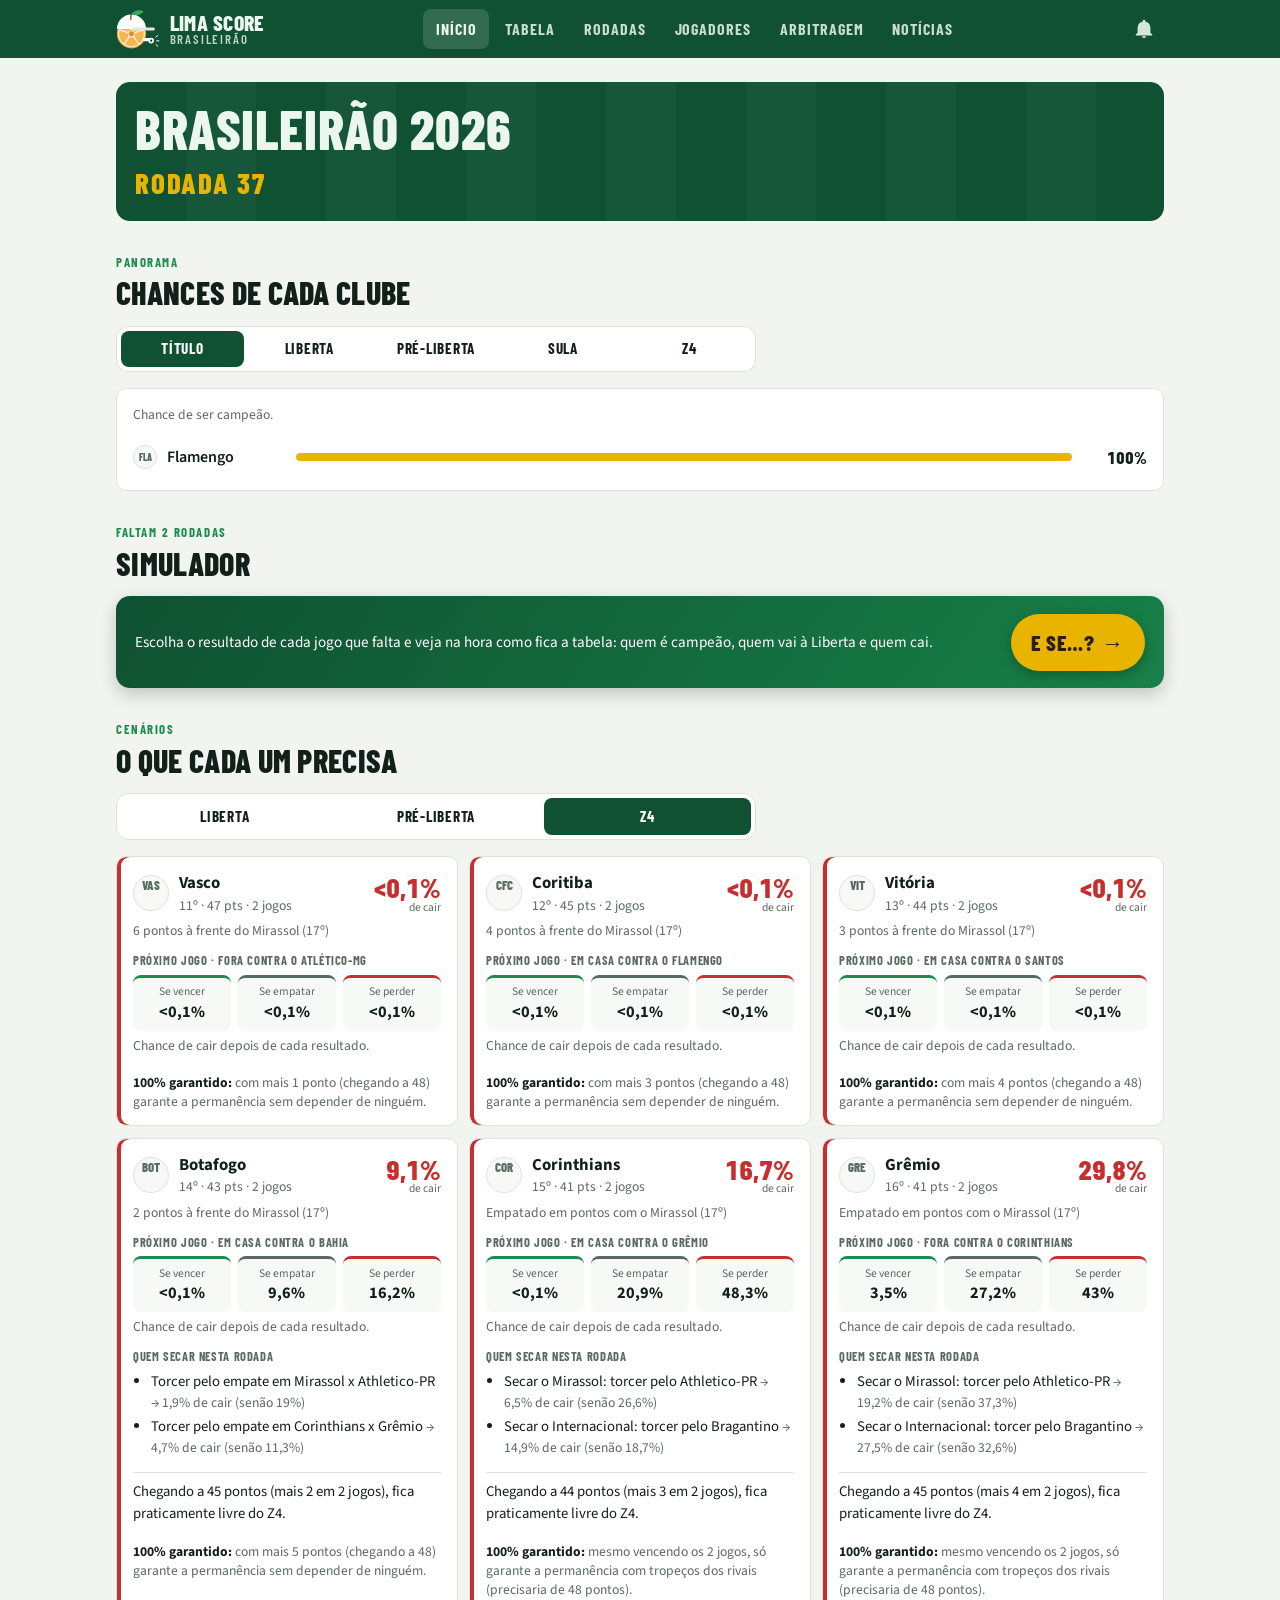
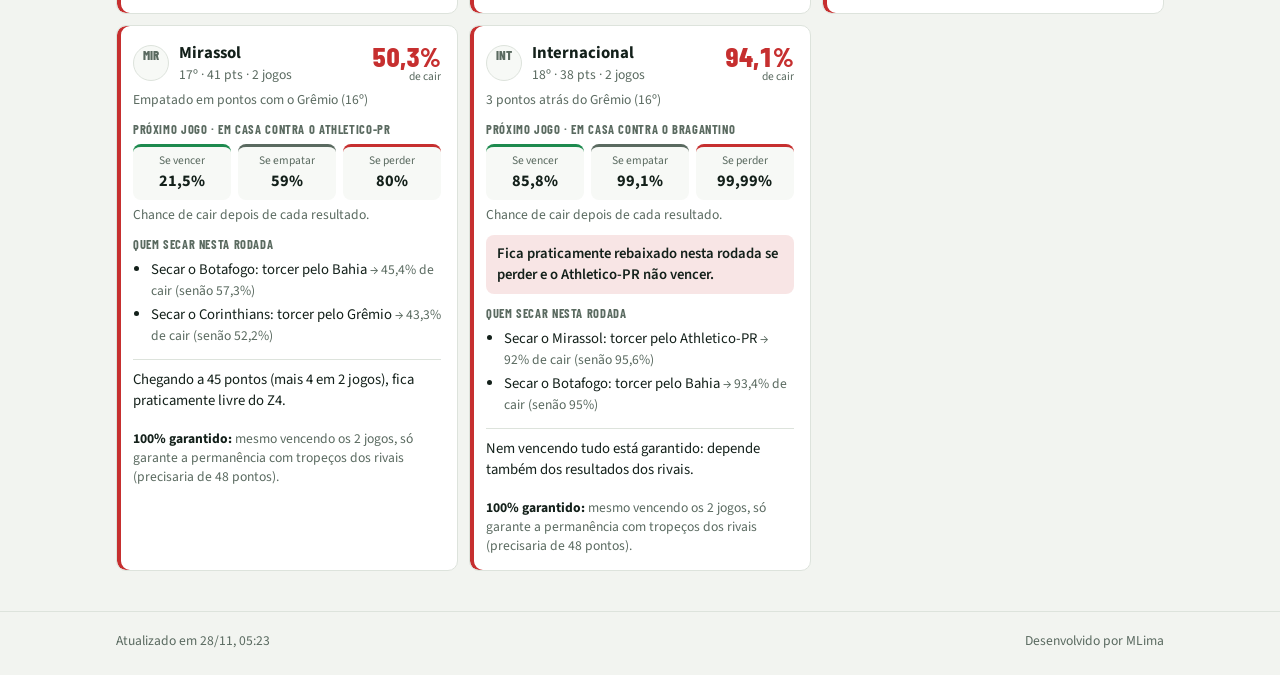
<file: index.html>
<!doctype html>
<html lang="pt-BR">
<head>
<meta charset="utf-8">
<meta name="viewport" content="width=device-width, initial-scale=1, viewport-fit=cover">
<title>Lima Score · Brasileirão</title>
<meta name="description" content="Tabela, rodadas, artilharia e previsões do Brasileirão 2026, atualizadas após cada jogo.">
<meta name="theme-color" content="#0f5132">
<link rel="manifest" href="manifest.webmanifest">
<link rel="icon" href="assets/logo.svg?v=2" type="image/svg+xml">
<link rel="icon" href="assets/icon-192.png" type="image/png">
<link rel="apple-touch-icon" href="assets/apple-touch-icon.png">
<meta name="apple-mobile-web-app-capable" content="yes">
<meta name="apple-mobile-web-app-title" content="Lima Score">
<link rel="preconnect" href="https://fonts.googleapis.com">
<link rel="preconnect" href="https://fonts.gstatic.com" crossorigin>
<link rel="stylesheet" href="https://fonts.googleapis.com/css2?family=Barlow+Condensed:wght@600;700;800&family=Source+Sans+3:wght@400;600;700&display=swap" media="print" onload="this.media='all'">
<link rel="stylesheet" href="style.css?v=103">
</head>
<body>
<!--APP-->
<header class="topbar">
  <div class="wrap topbar-in">
    <a class="brand" href="#inicio" aria-label="Lima Score, início">
      <img class="brand-mark" src="assets/logo-marca.svg?v=2" alt="" width="44" height="41">
      <span class="brand-txt"><b>Lima Score</b><small>Brasileirão</small></span>
    </a>
    <nav class="tabs-top" aria-label="Seções">
      <a href="#inicio" data-nav="inicio">Início</a>
      <a href="#tabela" data-nav="tabela">Tabela</a>
      <a href="#rodadas" data-nav="rodadas">Rodadas</a>
      <a href="#jogadores" data-nav="jogadores">Jogadores</a>
      <a href="#arbitragem" data-nav="arbitragem">Arbitragem</a>
      <a href="#noticias" data-nav="noticias">Notícias</a>
    </nav>
    <a class="sino" href="#avisos" data-nav="avisos" aria-label="Avisos de gol no celular" title="Avisos de gol no celular"><svg viewBox="0 0 24 24" width="22" height="22" aria-hidden="true"><path fill="currentColor" d="M12 22a2.5 2.5 0 0 0 2.45-2h-4.9A2.5 2.5 0 0 0 12 22zm7-6V11a7 7 0 0 0-5.5-6.84V3.5a1.5 1.5 0 0 0-3 0v.66A7 7 0 0 0 5 11v5l-2 2v1h18v-1z"/></svg></a>
  </div>
</header>

<main id="app" class="wrap" aria-live="polite">
  <p class="loading">Carregando a tabela…</p>
</main>

<footer class="foot">
  <div class="wrap foot-in">
    <span id="upd"></span>
    <span>Desenvolvido por MLima</span>
    <button id="install" class="btn-install" type="button" hidden>Instalar como app</button>
  </div>
</footer>

<nav class="tabs-bottom" aria-label="Seções">
  <a href="#inicio" data-nav="inicio"><span class="ic ic-home"></span>Início</a>
  <a href="#tabela" data-nav="tabela"><span class="ic ic-table"></span>Tabela</a>
  <a href="#rodadas" data-nav="rodadas"><span class="ic ic-cal"></span>Rodadas</a>
  <a href="#jogadores" data-nav="jogadores"><span class="ic ic-ball"></span>Jogadores</a>
  <a href="#arbitragem" data-nav="arbitragem"><span class="ic ic-whistle"></span>Arbitragem</a>
  <a href="#noticias" data-nav="noticias"><span class="ic ic-news"></span>Notícias</a>
</nav>
<!--/APP-->
<script src="app.js?v=103"></script>
</body>
</html>
</file>
<file: style.css>
/* Lima Score
   Layout: app de liga — barra superior verde-gramado, conteúdo em coluna, abas inferiores no celular */
:root{
  --bg:#f2f4f0; --surface:#ffffff; --surface-2:#f7f9f6; --fg:#13201a; --muted:#5a6a60; --line:#dde3dc;
  --pitch:#0f5132; --pitch-2:#0b3f27; --pitch-ink:#eaf6ee; --chalk:#ffffff;
  --accent:#e8b400; --accent-ink:#2a2000;
  --good:#1d8a4e; --info:#2a6fd6; --teal:#14857f; --warn:#c77700; --bad:#c62f2f;
  --display:"Barlow Condensed","Arial Narrow",Arial,sans-serif;
  --body:"Source Sans 3","Segoe UI",system-ui,-apple-system,sans-serif;
  --radius:10px;
}
@media (prefers-color-scheme: dark){:root:not([data-theme="light"]){
  --bg:#0b130f; --surface:#121c17; --surface-2:#16221c; --fg:#e5eee7; --muted:#93a79a; --line:#22322a;
  --pitch:#0d3f28; --pitch-2:#082c1c; --pitch-ink:#e6f4ea; --chalk:#ffffff;
  --accent:#f2c335; --accent-ink:#231a00;
  --good:#3fbf74; --info:#6ea4f5; --teal:#3cbdb5; --warn:#e59a2f; --bad:#ef5b5b; color-scheme:dark}}
:root[data-theme="dark"]{
  --bg:#0b130f; --surface:#121c17; --surface-2:#16221c; --fg:#e5eee7; --muted:#93a79a; --line:#22322a;
  --pitch:#0d3f28; --pitch-2:#082c1c; --pitch-ink:#e6f4ea; --chalk:#ffffff;
  --accent:#f2c335; --accent-ink:#231a00;
  --good:#3fbf74; --info:#6ea4f5; --teal:#3cbdb5; --warn:#e59a2f; --bad:#ef5b5b; color-scheme:dark}

*{box-sizing:border-box}
html{-webkit-text-size-adjust:100%}
body{margin:0;background:var(--bg);color:var(--fg);font-family:var(--body);font-size:16px;line-height:1.45;padding-bottom:calc(64px + env(safe-area-inset-bottom,0px))}
@media (min-width:760px){body{padding-bottom:0}}
img{max-width:100%}
a{color:inherit}
button{font:inherit;color:inherit}
:focus-visible{outline:2px solid var(--accent);outline-offset:2px}
.wrap{max-width:1080px;margin:0 auto;padding-left:max(16px,env(safe-area-inset-left,0px));padding-right:max(16px,env(safe-area-inset-right,0px))}
.num{font-variant-numeric:tabular-nums}
h1,h2,h3{font-family:var(--display);font-weight:800;line-height:1.05;margin:0;text-wrap:balance;letter-spacing:.01em}
.eyebrow{font-family:var(--display);font-weight:700;text-transform:uppercase;letter-spacing:.12em;font-size:.8rem;color:var(--good)}
.muted{color:var(--muted)}
.loading,.erro{padding:3rem 0;color:var(--muted);text-align:center}

/* Topo */
.topbar{background:var(--pitch);color:var(--pitch-ink);position:sticky;top:0;z-index:20;padding-top:env(safe-area-inset-top,0px)}
.topbar-in{display:flex;align-items:center;justify-content:space-between;gap:1rem;min-height:58px}
.brand{display:flex;align-items:center;gap:.6rem;text-decoration:none}
.brand-mark{width:44px;height:41px;flex:none;display:block}
.brand-txt{display:flex;flex-direction:column;line-height:1}
.brand-txt b{font-family:var(--display);font-weight:800;font-size:1.35rem;text-transform:uppercase;letter-spacing:.02em}
.brand-txt small{font-family:var(--display);font-weight:600;font-size:.8rem;text-transform:uppercase;letter-spacing:.14em;opacity:.8}
.tabs-top{display:none;gap:.2rem}
.tabs-top a{font-family:var(--display);font-weight:700;text-transform:uppercase;letter-spacing:.06em;text-decoration:none;padding:.5rem .8rem;border-radius:8px;opacity:.85}
.tabs-top a[aria-current="page"]{background:rgba(255,255,255,.14);opacity:1}
.tabs-top a:hover{opacity:1}
@media (min-width:760px){.tabs-top{display:flex}}

/* Abas de baixo (celular) */
.tabs-bottom{position:fixed;left:0;right:0;bottom:0;z-index:20;display:grid;grid-template-columns:repeat(6,1fr);background:var(--surface);border-top:1px solid var(--line);padding-bottom:env(safe-area-inset-bottom,0px);padding-left:env(safe-area-inset-left,0px);padding-right:env(safe-area-inset-right,0px)}
.tabs-bottom a{display:flex;flex-direction:column;align-items:center;gap:2px;padding:.5rem 0 .55rem;text-decoration:none;font-size:.68rem;letter-spacing:-.01em;min-width:0;font-weight:600;color:var(--muted)}
.tabs-bottom a[aria-current="page"]{color:var(--good)}
@media (min-width:760px){.tabs-bottom{display:none}}
.ic{width:22px;height:22px;display:block;background:currentColor;-webkit-mask:var(--m) center/contain no-repeat;mask:var(--m) center/contain no-repeat}
.ic-home{--m:url("data:image/svg+xml,%3Csvg xmlns='http://www.w3.org/2000/svg' viewBox='0 0 24 24'%3E%3Cpath d='M3 11l9-7 9 7v9a1 1 0 0 1-1 1h-5v-6H9v6H4a1 1 0 0 1-1-1z'/%3E%3C/svg%3E")}
.ic-table{--m:url("data:image/svg+xml,%3Csvg xmlns='http://www.w3.org/2000/svg' viewBox='0 0 24 24'%3E%3Cpath d='M3 4h18v4H3zm0 6h18v4H3zm0 6h18v4H3z'/%3E%3C/svg%3E")}
.ic-cal{--m:url("data:image/svg+xml,%3Csvg xmlns='http://www.w3.org/2000/svg' viewBox='0 0 24 24'%3E%3Cpath d='M7 2h2v2h6V2h2v2h3a1 1 0 0 1 1 1v15a1 1 0 0 1-1 1H4a1 1 0 0 1-1-1V5a1 1 0 0 1 1-1h3zm-2 7v10h14V9z'/%3E%3C/svg%3E")}
.ic-ball{--m:url("data:image/svg+xml,%3Csvg xmlns='http://www.w3.org/2000/svg' viewBox='0 0 24 24'%3E%3Cpath d='M12 2a10 10 0 1 0 0 20 10 10 0 0 0 0-20zm0 4.2 3.4 2.5-1.3 4h-4.2l-1.3-4zM5.1 9.6l2.6.8 1.3 4-1.8 2.6-2.7-.1a8 8 0 0 1 .6-7.3zm13.8 0a8 8 0 0 1 .6 7.3l-2.7.1-1.8-2.6 1.3-4zM9.6 19.6l.9-2.6h3l.9 2.6a8 8 0 0 1-4.8 0z'/%3E%3C/svg%3E")}

/* Seções */
main{padding-block:1.5rem 2.5rem;display:flex;flex-direction:column;gap:2rem;min-height:60vh}
.sec-head{display:flex;flex-direction:column;gap:.3rem;margin-bottom:1rem}
.sec-head h1{font-size:clamp(2rem,6vw,2.8rem);text-transform:uppercase}
.sec-head h2{font-size:clamp(1.5rem,4.5vw,2rem);text-transform:uppercase}
.sec-head p{margin:0;color:var(--muted);max-width:65ch}
.card{background:var(--surface);border:1px solid var(--line);border-radius:var(--radius);min-width:0}
.pad{padding:1rem}

/* Escudo */
.crest{width:24px;height:24px;object-fit:contain;flex:none;display:inline-block;vertical-align:middle}
.crest.lg{width:64px;height:64px}
.crest.md{width:36px;height:36px}
.crest-fb{display:inline-grid;place-items:center;border-radius:50%;background:var(--surface-2);border:1px solid var(--line);font-family:var(--display);font-weight:800;font-size:.62rem;color:var(--muted)}
.crest-fb.lg{font-size:1.2rem}
.crest-fb.md{font-size:.8rem}
.team{display:inline-flex;align-items:center;gap:.5rem;min-width:0;text-decoration:none}
.team span{overflow:hidden;text-overflow:ellipsis;white-space:nowrap}
a.team:hover span{text-decoration:underline}

/* Hero do início */
.hero{background:var(--pitch);color:var(--pitch-ink);border-radius:14px;padding:1.4rem 1.2rem;position:relative;overflow:hidden;display:grid;gap:1.2rem}
.hero::before{content:"";position:absolute;inset:0;background:repeating-linear-gradient(90deg,transparent 0 70px,rgba(255,255,255,.035) 70px 140px);pointer-events:none}
.hero > *{position:relative}
.hero .eyebrow{color:var(--accent)}
.hero h1{font-size:clamp(2rem,6.5vw,3.4rem);text-transform:uppercase}
.hero p{margin:.4rem 0 0;max-width:62ch;opacity:.92}
.board{display:grid;grid-template-columns:repeat(3,minmax(0,1fr));gap:1px;background:rgba(255,255,255,.16);border:1px solid rgba(255,255,255,.16);border-radius:10px;overflow:hidden}
.board > div{background:rgba(0,0,0,.18);padding:.9rem 1rem;min-width:0;display:flex;flex-direction:column;gap:.2rem}
.board .k{font-family:var(--display);text-transform:uppercase;letter-spacing:.1em;font-size:.78rem;opacity:.8}
.board .v{font-family:var(--display);font-weight:800;font-size:2.3rem;line-height:1}
.board .v.y{color:var(--accent)}
.board .s{font-size:.88rem;opacity:.88;display:flex;align-items:center;gap:.4rem;flex-wrap:wrap}
@media (max-width:640px){.board{grid-template-columns:1fr}}

/* Grade de riscos */
.risk{display:grid;grid-template-columns:repeat(auto-fill,minmax(160px,1fr));gap:.7rem}
.risk a{text-decoration:none}
.risk-card{padding:.85rem .95rem;display:flex;flex-direction:column;gap:.4rem;height:100%}
.risk-card .pct{font-family:var(--display);font-weight:800;font-size:2rem;line-height:1}
.meter{height:6px;background:var(--line);border-radius:3px;overflow:hidden}
.meter span{display:block;height:100%;border-radius:3px}
.lvl-hi .pct{color:var(--bad)} .lvl-hi .meter span{background:var(--bad)}
.lvl-mid .pct{color:var(--warn)} .lvl-mid .meter span{background:var(--warn)}
.lvl-lo .pct{color:var(--muted)} .lvl-lo .meter span{background:var(--muted)}
.tag{display:inline-block;font-family:var(--display);font-weight:700;letter-spacing:.06em;text-transform:uppercase;font-size:.7rem;padding:.12rem .45rem;border-radius:4px;background:var(--bad);color:#fff;align-self:flex-start}
.tag.y{background:var(--accent);color:var(--accent-ink)}
.tag.g{background:var(--good)}
.small{font-size:.85rem;color:var(--muted)}

/* Jogos */
.games{display:grid;grid-template-columns:repeat(auto-fill,minmax(min(100%,330px),1fr));gap:.7rem}
.game{padding:.9rem 1rem;display:flex;flex-direction:column;gap:.6rem}
.game-top{display:flex;justify-content:space-between;align-items:center;gap:.5rem;font-size:.8rem;color:var(--muted)}
.game-row{display:grid;grid-template-columns:minmax(0,1fr) auto minmax(0,1fr);align-items:center;gap:.6rem}
.game-row .team:last-child{justify-content:flex-end;flex-direction:row-reverse;text-align:right}
.game-row .team{align-items:center}
.game-row .team span{font-weight:700;white-space:normal;overflow:visible;text-overflow:clip;line-height:1.15;overflow-wrap:anywhere;hyphens:auto}
.game-row .crest.md{width:28px;height:28px}
.game-row .crest-fb.md{font-size:.62rem}
.sc{font-family:var(--display);font-weight:800;font-size:1.55rem;line-height:1.15;padding:.05rem .55rem;border-radius:6px;white-space:nowrap;text-align:center;min-width:3.6rem}
.sc.final{background:var(--fg);color:var(--bg)}
.sc.pred{background:var(--pitch);color:var(--chalk)}
.sc.vs{color:var(--muted);font-size:1.3rem;min-width:2.4rem;padding:0}
.sc.live{background:var(--bad);color:#fff}
.bar3{display:flex;height:8px;border-radius:4px;overflow:hidden;background:var(--line)}
.bar3 span{display:block;height:100%}
.probs{display:flex;justify-content:space-between;font-size:.82rem;color:var(--muted);gap:.4rem}
.probs b{color:var(--fg)}
.legend{display:flex;gap:1rem;flex-wrap:wrap;font-size:.82rem;color:var(--muted);margin-bottom:.8rem}
.legend i{display:inline-block;width:10px;height:10px;border-radius:2px;margin-right:.35rem;vertical-align:-1px}

/* Seletor de rodada */
.rounds{display:flex;gap:.35rem;overflow-x:auto;padding-bottom:.4rem;margin-bottom:1rem;scrollbar-width:thin;scroll-snap-type:x proximity}
.rounds button{flex:none;scroll-snap-align:center;min-width:2.6rem;height:2.6rem;border-radius:8px;border:1px solid var(--line);background:var(--surface);font-family:var(--display);font-weight:800;font-size:1.05rem;cursor:pointer}
.rounds button.done{color:var(--muted)}
.rounds button.atual{border-color:var(--accent)}
.rounds button[aria-pressed="true"]{background:var(--pitch);border-color:var(--pitch);color:var(--chalk)}
.round-nav{display:flex;align-items:center;justify-content:space-between;gap:.5rem;margin-bottom:.6rem}
.round-nav h2{font-size:1.6rem;text-transform:uppercase}
.round-nav .arrows{display:flex;gap:.35rem}
.btn{border:1px solid var(--line);background:var(--surface);border-radius:8px;padding:.45rem .8rem;cursor:pointer;font-weight:600}
.btn:disabled{opacity:.4;cursor:default}

/* Segmentado */
/* barras de opções: ocupam a largura toda, com as opções divididas por igual */
.seg{display:grid;grid-auto-flow:column;grid-auto-columns:1fr;width:100%;max-width:40rem;gap:4px;padding:4px;border:1px solid var(--line);border-radius:12px;margin-bottom:1rem;background:var(--surface)}
.seg button{border:0;border-radius:8px;background:transparent;color:inherit;padding:.6rem .5rem;font-family:var(--display);font-weight:700;font-size:.95rem;line-height:1.15;text-transform:uppercase;letter-spacing:.05em;text-align:center;cursor:pointer;min-width:0}
.seg button[aria-pressed="true"]{background:var(--pitch);color:var(--chalk)}
@media (max-width:480px){.seg button{font-size:.82rem;letter-spacing:.02em;padding:.6rem .3rem}}
.seg.seg-auto{grid-auto-columns:auto;gap:2px}
@media (max-width:480px){.seg.seg-auto button{font-size:.76rem;letter-spacing:0;padding:.6rem .35rem}}

/* Tabela */
.tbl-wrap{overflow-x:auto;-webkit-overflow-scrolling:touch}
table{width:100%;border-collapse:collapse;font-variant-numeric:tabular-nums;font-size:.93rem}
th{font-family:var(--display);font-weight:700;text-transform:uppercase;letter-spacing:.05em;font-size:.78rem;color:var(--muted);text-align:center;padding:.6rem .45rem;border-bottom:1px solid var(--line);white-space:nowrap;background:var(--surface)}
td{padding:.5rem .45rem;text-align:center;border-bottom:1px solid var(--line);white-space:nowrap}
tr:last-child td{border-bottom:0}
th.l,td.l{text-align:left}
td.pos{font-family:var(--display);font-weight:800;font-size:1.05rem;width:2.4rem}
td.pts{font-weight:700}
tr.z-lib td.pos{box-shadow:inset 4px 0 0 var(--info)}
tr.z-pre td.pos{box-shadow:inset 4px 0 0 var(--teal)}
tr.z-sul td.pos{box-shadow:inset 4px 0 0 var(--good)}
tr.z-reb td.pos{box-shadow:inset 4px 0 0 var(--bad)}
tr.z-reb td{background:color-mix(in srgb,var(--bad) 5%,transparent)}
.sticky-col{position:sticky;left:0;background:var(--surface);z-index:1}
tr.z-reb .sticky-col{background:color-mix(in srgb,var(--bad) 5%,var(--surface))}
.forma{display:inline-flex;gap:3px}
.forma i{width:16px;height:16px;border-radius:50%;display:inline-grid;place-items:center;font-style:normal;font-size:.6rem;font-weight:700;color:#fff}
.forma .V{background:var(--good)} .forma .E{background:var(--muted)} .forma .D{background:var(--bad)}
.heat{display:inline-block;min-width:3.7em;padding:.1rem .35rem;border-radius:4px}
.zones{display:flex;gap:.9rem;flex-wrap:wrap;font-size:.82rem;color:var(--muted);padding:.75rem 1rem;border-top:1px solid var(--line)}
.zones i{display:inline-block;width:4px;height:12px;margin-right:.4rem;vertical-align:-1px}

/* Artilharia */
.players{display:flex;flex-direction:column}
.pl{display:grid;grid-template-columns:2rem minmax(0,1fr) auto;gap:.75rem;align-items:center;padding:.75rem 1rem;border-bottom:1px solid var(--line)}
.pl:last-child{border-bottom:0}
.pl .rk{font-family:var(--display);font-weight:800;font-size:1.2rem;color:var(--muted);text-align:center}
.pl .who{display:flex;flex-direction:column;gap:.15rem;min-width:0}
.pl .who b{font-size:1.02rem;overflow:hidden;text-overflow:ellipsis;white-space:nowrap}
.pl .who .small{display:flex;align-items:center;gap:.35rem;flex-wrap:wrap}
.pl .stat{display:flex;gap:1rem;align-items:center}
.pl .big{font-family:var(--display);font-weight:800;font-size:1.7rem;line-height:1;text-align:right}
.pl .big small{display:block;font-size:.7rem;font-weight:700;letter-spacing:.08em;color:var(--muted);text-transform:uppercase}
.chance{display:flex;flex-direction:column;align-items:flex-end;gap:.15rem;min-width:5.5rem}
.chance .v{font-family:var(--display);font-weight:800;font-size:1.15rem;color:var(--good)}
.chance .small{display:flex;align-items:center;gap:.25rem}
@media (max-width:480px){.pl .stat{gap:.6rem}.chance{min-width:4.6rem}}

/* Página do clube */
.club-head{display:flex;align-items:center;gap:1rem;flex-wrap:wrap}
.club-head h1{font-size:clamp(2rem,7vw,3rem);text-transform:uppercase}
.kpis{display:grid;grid-template-columns:repeat(auto-fill,minmax(130px,1fr));gap:.6rem}
.kpi{padding:.8rem .9rem}
.kpi .k{font-family:var(--display);font-weight:700;text-transform:uppercase;letter-spacing:.08em;font-size:.75rem;color:var(--muted)}
.kpi .v{font-family:var(--display);font-weight:800;font-size:1.6rem;line-height:1.1}
.dist{position:relative;height:170px;margin-top:.5rem}
.dist svg{display:block;width:100%;height:100%}
.dist text{fill:var(--muted);font-size:11px;font-family:var(--body)}
.tip{position:absolute;pointer-events:none;background:var(--surface);border:1px solid var(--line);box-shadow:0 6px 20px rgba(0,0,0,.15);border-radius:8px;padding:.4rem .6rem;font-size:.82rem;white-space:nowrap;z-index:3}
.split{display:grid;grid-template-columns:1fr 1fr;gap:1rem}
@media (max-width:760px){.split{grid-template-columns:1fr}}
.list-games{display:flex;flex-direction:column}
.lg{display:grid;grid-template-columns:4.2rem minmax(0,1fr) auto;gap:.6rem;align-items:center;padding:.6rem 1rem;border-bottom:1px solid var(--line);font-size:.92rem}
.lg:last-child{border-bottom:0}
.lg .res{font-family:var(--display);font-weight:800;font-size:1.05rem;padding:.05rem .45rem;border-radius:5px;color:#fff;text-align:center}
.res.V{background:var(--good)} .res.E{background:var(--muted)} .res.D{background:var(--bad)} .res.P{background:var(--pitch)}
.back{display:inline-flex;align-items:center;gap:.3rem;text-decoration:none;color:var(--muted);font-weight:600;margin-bottom:.6rem}

details.how{padding:1rem 1.1rem}
details.how summary{cursor:pointer;font-family:var(--display);font-weight:700;text-transform:uppercase;letter-spacing:.06em}
details.how ol{margin:.7rem 0 0;padding-left:1.2rem;color:var(--muted);max-width:70ch}
details.how li{margin-bottom:.35rem}

.foot{border-top:1px solid var(--line);color:var(--muted);font-size:.85rem}
.foot-in{display:flex;flex-wrap:wrap;gap:.5rem 1.5rem;justify-content:space-between;align-items:center;padding-block:1.2rem 1.5rem}
.btn-install{border:0;background:var(--accent);color:var(--accent-ink);font-family:var(--display);font-weight:800;text-transform:uppercase;letter-spacing:.05em;padding:.5rem .9rem;border-radius:8px;cursor:pointer}

@media (prefers-reduced-motion:no-preference){
  .meter span,.bar3 span{transition:width .6s cubic-bezier(.2,.7,.2,1)}
}

.team.sigla span{font-family:var(--display);font-weight:800;font-size:1.05rem;letter-spacing:.04em}
.tv{display:flex;flex-wrap:wrap;align-items:center;gap:.35rem;padding-top:.55rem;border-top:1px dashed var(--line)}
.tv-k{font-family:var(--display);font-weight:700;text-transform:uppercase;letter-spacing:.08em;font-size:.72rem;color:var(--muted);margin-right:.15rem}
.chip{font-size:.8rem;font-weight:700;padding:.12rem .5rem;border-radius:999px;background:var(--surface-2);border:1px solid var(--line)}
.crest.tb{width:28px;height:28px}
.crest-fb.tb{font-size:.5rem;overflow:hidden}
.team.sigla{justify-content:center}

/* colunas congeladas na tabela: posição e escudo */
td.pos{width:2.6rem;min-width:2.6rem}
.sticky-col2{position:sticky;left:0;z-index:1;background:var(--surface);width:3.2rem;min-width:3.2rem;box-shadow:8px 0 8px -8px rgba(0,0,0,.35)}
th.sticky-col,th.sticky-col2{z-index:2}
tr.z-reb .sticky-col2{background:color-mix(in srgb,var(--bad) 5%,var(--surface))}
@media (max-width:560px){.seg.quatro{grid-auto-flow:row;grid-template-columns:1fr 1fr}}
.ic-news{--m:url("data:image/svg+xml,%3Csvg xmlns='http://www.w3.org/2000/svg' viewBox='0 0 24 24'%3E%3Cpath d='M4 4h13v14a2 2 0 0 0 2 2H6a2 2 0 0 1-2-2zm2 3v3h9V7zm0 5v2h9v-2zm0 4v2h6v-2zm13-8h2v10a2 2 0 0 1-2 2z'/%3E%3C/svg%3E")}
.clubes-filtro{display:flex;gap:.4rem;overflow-x:auto;padding-bottom:.5rem;margin-bottom:1rem;scrollbar-width:thin}
.clubes-filtro button{flex:none;display:grid;place-items:center;width:2.9rem;height:2.9rem;border-radius:10px;border:1px solid var(--line);background:var(--surface);cursor:pointer;padding:0}
.clubes-filtro button.todos{width:auto;padding:0 .8rem;font-family:var(--display);font-weight:800;text-transform:uppercase;letter-spacing:.05em}
.clubes-filtro button[aria-pressed="true"]{border-color:var(--pitch);box-shadow:inset 0 0 0 2px var(--pitch);background:var(--surface-2)}
.clubes-filtro button.todos[aria-pressed="true"]{background:var(--pitch);color:var(--chalk)}
.news{display:flex;flex-direction:column}
.nw{display:grid;grid-template-columns:auto minmax(0,1fr);gap:.8rem;align-items:start;padding:.85rem 1rem;border-bottom:1px solid var(--line);text-decoration:none}
.nw:last-child{border-bottom:0}
.nw:hover b{text-decoration:underline}
.nw b{display:block;font-size:1rem;line-height:1.3;font-weight:700}
.nw .small{margin-top:.2rem;display:block}
.pano-grid{display:grid;grid-template-columns:repeat(auto-fill,minmax(min(100%,300px),1fr));gap:.8rem}
.pano{padding:1rem;display:flex;flex-direction:column;gap:.35rem}
.pano h3{font-size:1.35rem;text-transform:uppercase}
.pano .small{margin:0 0 .3rem}
.pr-list{display:flex;flex-direction:column;gap:.15rem}
.pr{display:grid;grid-template-columns:24px minmax(0,7.5rem) 1fr 4.1rem;gap:.6rem;align-items:center;text-decoration:none;padding:.3rem 0}
.pr-n{font-weight:600;overflow:hidden;text-overflow:ellipsis;white-space:nowrap}
.pr-bar{height:8px;background:var(--line);border-radius:4px;overflow:hidden}
.pr-bar span{display:block;height:100%;border-radius:4px}
.pr-v{font-family:var(--display);font-weight:800;font-size:1.05rem;text-align:right}
.pr:hover .pr-n{text-decoration:underline}
.hero-min{gap:.3rem;padding:1.1rem 1.2rem}
.hero-min h1{font-size:clamp(2.2rem,8vw,3.4rem)}
.hero-rod{font-family:var(--display);font-weight:800;font-size:clamp(1.3rem,4.5vw,1.8rem);text-transform:uppercase;letter-spacing:.06em;color:var(--accent)}
.btn-video{display:flex;align-items:center;justify-content:center;gap:.5rem;text-decoration:none;font-family:var(--display);font-weight:800;text-transform:uppercase;letter-spacing:.05em;font-size:.95rem;padding:.55rem .8rem;border-radius:8px;background:var(--surface-2);border:1px solid var(--line)}
.btn-video:hover{border-color:var(--bad)}
.btn-video .play{width:22px;height:16px;border-radius:4px;background:#e62117;position:relative;flex:none}
.btn-video .play::after{content:"";position:absolute;left:8px;top:4px;border-left:7px solid #fff;border-top:4px solid transparent;border-bottom:4px solid transparent}
.gols-v{display:flex;flex-wrap:wrap;align-items:center;gap:.35rem}
a.chip-gol{text-decoration:none;border-color:color-mix(in srgb,var(--bad) 40%,var(--line))}
a.chip-gol:hover{border-color:var(--bad)}
a.chip-yt{text-decoration:none;font-weight:600;border-color:color-mix(in srgb,var(--bad) 40%,var(--line))}
a.chip-yt:hover{border-color:var(--bad)}
.game.is-live{border-color:color-mix(in srgb,var(--bad) 55%,var(--line));box-shadow:0 0 0 1px color-mix(in srgb,var(--bad) 30%,transparent)}
.live-tag{display:inline-flex;align-items:center;gap:.35rem}
.live-tag .dot{width:7px;height:7px;border-radius:50%;background:#fff;display:inline-block}
@media (prefers-reduced-motion:no-preference){.live-tag .dot{animation:pisca 1.2s ease-in-out infinite}}
@keyframes pisca{50%{opacity:.25}}
.game.is-live .sc.live{font-size:1.9rem}
@media (max-width:480px){
  .game-row .team,.game-row .team:last-child{flex-direction:column;justify-content:flex-start;text-align:center;gap:.3rem}
  .game-row .team span{hyphens:none;overflow-wrap:normal;word-break:normal;font-size:.95rem}
}
.live-wrap{display:inline-flex;align-items:center;gap:.45rem}
.minuto{font-size:.8rem;font-weight:700;color:var(--bad)}
.team.sigla{flex-direction:column;gap:.15rem}
.mini-live{font-family:var(--display);font-weight:800;font-size:.72rem;line-height:1;padding:.12rem .3rem;border-radius:4px;color:#fff;background:var(--muted)}
.mini-live.V{background:var(--good)} .mini-live.D{background:var(--bad)}

/* Cartão de jogo clicável e página do jogo */
.game.clicavel{cursor:pointer;transition:border-color .15s}
.game.clicavel:hover{border-color:var(--pitch)}
.ver-jogo{align-self:flex-end;font-size:.82rem;font-weight:700;color:var(--good);text-decoration:none}
.ver-jogo:hover{text-decoration:underline}
.jg-head{padding:1rem;display:flex;flex-direction:column;gap:.7rem;align-items:center;text-align:center}
.jg-placar{display:grid;grid-template-columns:minmax(0,1fr) auto minmax(0,1fr);gap:.8rem;align-items:center;width:100%}
.jg-time{display:flex;flex-direction:column;align-items:center;gap:.4rem;text-decoration:none;min-width:0}
.jg-time b{font-family:var(--display);font-weight:800;font-size:clamp(1.05rem,4vw,1.4rem);text-transform:uppercase;line-height:1.05}
.jg-time:hover b{text-decoration:underline}
.jg-meio{display:flex;flex-direction:column;align-items:center;gap:.45rem}
.jg-meio .sc{font-size:2.2rem;padding:.1rem .7rem}
.jg-head .crest.lg{width:56px;height:56px}
.lances{display:flex;flex-direction:column}
.lance{display:grid;grid-template-columns:3.2rem 1.4rem minmax(0,1fr) auto;gap:.5rem;align-items:center;padding:.6rem 1rem;border-bottom:1px solid var(--line)}
.lance:last-child{border-bottom:0}
.lance.fora{background:var(--surface-2)}
.lc-min{font-family:var(--display);font-weight:800;color:var(--muted)}
.lc-ic{display:inline-block;text-align:center}
.lc-ic.amarelo,.lc-ic.vermelho{width:.75rem;height:1rem;border-radius:2px;justify-self:center}
.lc-ic.amarelo{background:#f2c200}
.lc-ic.vermelho{background:var(--bad)}
.lc-txt{min-width:0;overflow-wrap:anywhere}
.estat{padding:.4rem 1rem .8rem}
.es-head{display:flex;justify-content:space-between;align-items:center;padding:.5rem 0}
.es-l{padding:.45rem 0}
.es-top{display:flex;justify-content:space-between;align-items:baseline;gap:.5rem;font-size:.9rem}
.es-top span{color:var(--muted);text-align:center}
.es-top b{font-family:var(--display);font-weight:800;font-size:1.15rem;min-width:2.5rem}
.es-top b:last-child{text-align:right}
.es-top b.lider{color:var(--fg)}
.es-top b:not(.lider){color:var(--muted)}
.es-bar{display:flex;gap:3px;height:7px;margin-top:.25rem}
.es-bar span{display:block;height:100%;border-radius:4px}
.es-bar .c{background:var(--pitch)}
.es-bar .f{background:var(--accent)}
.lc-ast{display:block;font-size:.82rem;color:var(--muted);margin-top:.1rem}
.destaque{display:flex;align-items:center;gap:1rem;padding:1rem}
.dq-av{position:relative;width:64px;height:64px;border-radius:50%;background:var(--pitch);color:var(--chalk);display:grid;place-items:center;flex:none}
.dq-av span{font-family:var(--display);font-weight:800;font-size:1.5rem;letter-spacing:.03em}
.dq-av .crest,.dq-av .crest-fb{position:absolute;right:-6px;bottom:-4px;width:28px;height:28px;background:var(--surface);border-radius:50%;padding:2px}
.dq-txt{display:flex;flex-direction:column;gap:.15rem;min-width:0}
.dq-txt b{font-size:1.15rem}
.dq-mot{font-family:var(--display);font-weight:700;color:var(--good);text-transform:uppercase;letter-spacing:.04em;font-size:.9rem}
a.lance.vg{text-decoration:none;color:inherit}
a.lance.vg:last-child{border-bottom:0}
a.lance.vg:hover{background:color-mix(in srgb,var(--bad) 6%,transparent)}
.vg-play{color:var(--bad);font-size:.85rem;text-align:center}
.vg-yt{white-space:nowrap}

/* apito (cartão) */
.ic-whistle{--m:url("data:image/svg+xml,%3Csvg xmlns='http://www.w3.org/2000/svg' viewBox='0 0 24 24'%3E%3Crect x='6' y='3' width='12' height='17' rx='2' transform='rotate(12 12 12)'/%3E%3C/svg%3E")}
/* arbitragem */
.jg-arb{margin-top:.6rem;text-align:center}
.jg-arb a{color:inherit;font-weight:600}
.arb-linha{padding:.1rem 0 .2rem;color:var(--muted)}
.nota-arb{margin-top:1rem}
.arb-lista{display:flex;flex-direction:column;gap:.6rem}
details.arb{padding:0}
details.arb summary{list-style:none;display:flex;align-items:center;justify-content:space-between;gap:.8rem;padding:.8rem 1rem;cursor:pointer}
details.arb summary::-webkit-details-marker{display:none}
details.arb[open] summary{border-bottom:1px solid var(--line)}
.arb-nome{display:flex;flex-direction:column;min-width:0}
.arb-nome b{overflow:hidden;text-overflow:ellipsis;white-space:nowrap}
.arb-kpis{display:flex;gap:.9rem;flex:none}
.kpi{display:grid;grid-template-columns:auto auto;column-gap:.3rem;align-items:center}
.kpi small{grid-column:1 / -1;color:var(--muted);font-size:.68rem}
.cart{display:inline-block;width:.62rem;height:.85rem;border-radius:2px;vertical-align:-1px}
.cart.am{background:#f2c200}.cart.vm{background:var(--bad)}
.arb-grid{display:grid;grid-template-columns:repeat(auto-fill,minmax(7.5rem,1fr));gap:1px;background:var(--line);border-bottom:1px solid var(--line)}
.arb-b{background:var(--surface);padding:.55rem .8rem;display:flex;flex-direction:column}
.arb-b small{color:var(--muted);font-size:.72rem}
.arb-b b{font-size:1.05rem}
.arb-tbl td.l,.arb-tbl th.l{min-width:3rem}
.arb-n{display:inline-block;max-width:11rem;overflow:hidden;text-overflow:ellipsis;vertical-align:bottom}
.arb-ult{display:flex;flex-wrap:wrap;align-items:center;gap:.35rem;padding:.7rem 1rem;border-top:1px solid var(--line)}
.arb-ult a.chip{text-decoration:none;color:inherit}
.arb-resumo{margin-bottom:.8rem}
.arb-clube{display:flex;align-items:center;gap:.7rem}
.arb-frases{margin:.7rem 0 0;padding-left:1.1rem;font-size:.92rem}
.arb-frases li{margin:.2rem 0}
.var-dest{display:grid;grid-template-columns:repeat(auto-fit,minmax(14rem,1fr));gap:.6rem;margin-bottom:.8rem}
.var-card small{display:block;color:var(--muted);margin-bottom:.4rem;font-weight:600}
.var-card.bom{box-shadow:inset 4px 0 0 var(--good)}
.var-card.ruim{box-shadow:inset 4px 0 0 var(--bad)}
.arb-ate{margin:-.4rem 0 1rem}
/* cenários */
@media (max-width:560px){.seg-scroll{grid-auto-flow:row;grid-template-columns:repeat(3,1fr)}.seg-scroll button{white-space:nowrap;letter-spacing:.02em;font-size:.9rem}}
.cen-lista{display:grid;gap:.7rem;grid-template-columns:repeat(auto-fill,minmax(19rem,1fr))}
.cen{padding:.9rem 1rem;display:flex;flex-direction:column;gap:.65rem}
.cen.g4{box-shadow:inset 4px 0 0 var(--info)}
.cen.z4{box-shadow:inset 4px 0 0 var(--bad)}
.cen.pre{box-shadow:inset 4px 0 0 var(--good)}
.cen-top{display:flex;align-items:center;justify-content:space-between;gap:.6rem}
.cen-time{display:flex;align-items:center;gap:.6rem;text-decoration:none;color:inherit;min-width:0}
.cen-time > span{display:flex;flex-direction:column;min-width:0}
.cen-time b{font-size:1.05rem}
.cen-chance{display:flex;flex-direction:column;align-items:flex-end;line-height:1.05;flex:none}
.cen-chance b{font-family:var(--display);font-weight:800;font-size:1.7rem}
.cen-chance small{color:var(--muted);font-size:.72rem}
.cen-linha{margin:-.3rem 0 0}
.cen-k{font-family:var(--display);font-weight:700;text-transform:uppercase;letter-spacing:.05em;font-size:.78rem;color:var(--muted);margin-bottom:.35rem}
.cen-chips{display:grid;grid-template-columns:repeat(3,1fr);gap:.4rem}
.cen-chip{display:flex;flex-direction:column;align-items:center;padding:.4rem .2rem;border-radius:8px;background:var(--surface-2);border-top:3px solid var(--muted)}
.cen-chip.v{border-top-color:var(--good)}.cen-chip.d{border-top-color:var(--bad)}
.cen-chip small{font-size:.72rem;color:var(--muted)}
.cen-chip b{font-size:1.02rem}
.cen-obs{margin-top:.3rem}
.cen-secar{margin:0;padding-left:1.1rem;font-size:.92rem}
.cen-secar li{margin:.15rem 0}
.cen-decide{margin:0;padding:.5rem .7rem;border-radius:8px;font-size:.92rem;font-weight:600}
.cen-decide.bom{background:color-mix(in srgb,var(--good) 14%,transparent)}
.cen-decide.ruim{background:color-mix(in srgb,var(--bad) 12%,transparent)}
.cen-meta{margin:0;font-size:.92rem;padding-top:.55rem;border-top:1px solid var(--line)}
/* estatísticas do clube */
.es-wrap{display:grid;gap:.7rem;grid-template-columns:repeat(auto-fill,minmax(20rem,1fr))}
.es-g{padding:.9rem 1rem}
.es-g .eyebrow{margin-bottom:.6rem}
.es-grid{display:grid;grid-template-columns:1fr 1fr;gap:.75rem 1rem}
.es-t small{display:block;color:var(--muted);font-size:.76rem;line-height:1.25}
.es-v{display:flex;align-items:baseline;gap:.4rem;margin-top:.15rem}
.es-v b{font-family:var(--display);font-weight:800;font-size:1.25rem}
.es-r{font-size:.72rem;font-weight:700;padding:.05rem .35rem;border-radius:5px;background:var(--surface-2);color:var(--muted)}
.es-r.top{background:color-mix(in srgb,var(--good) 18%,transparent);color:var(--good)}
.es-r.bot{background:color-mix(in srgb,var(--bad) 15%,transparent);color:var(--bad)}
.es-ext{display:flex;flex-direction:column;gap:.2rem;margin-top:.8rem}
.es-ext a{color:inherit;font-weight:600}
/* jogadores */
.jg-blocos{display:flex;flex-direction:column;gap:.7rem}
.jg-tbl td.l,.jg-tbl th.l{min-width:9rem;max-width:12rem}
.jg-nome{color:inherit;font-weight:600;text-decoration:none;display:inline-block;max-width:12rem;overflow:hidden;text-overflow:ellipsis;vertical-align:bottom}
.jg-tbl tr.clicavel{cursor:pointer}
.jg-ficha{display:flex;align-items:center;gap:1rem;padding:1rem;margin-bottom:1rem}
.jg-h1{font-size:1.6rem;margin:0 0 .2rem}
.jg-ficha .small a{color:inherit;font-weight:600}
.pl-nome{color:inherit;text-decoration:none}
.perfil{display:flex;flex-direction:column;gap:.55rem}
.pf-l{display:grid;grid-template-columns:minmax(0,1fr) 3.2rem minmax(4rem,6rem) 2.6rem;gap:.55rem;align-items:center;font-size:.84rem}
.pf-x{text-align:right;font-size:.92rem}
.pf-b{height:9px;border-radius:5px;background:var(--surface-2);overflow:hidden}
.pf-b i{display:block;height:100%;border-radius:5px}
.pf-v{text-align:right;font-family:var(--display);font-size:1.05rem}
.mapa-chutes{width:100%;max-width:34rem;display:block;margin:0 auto}
.mapa-leg{display:flex;flex-wrap:wrap;gap:.4rem .9rem;justify-content:center;margin-top:.6rem}
.mapa-leg i{display:inline-block;width:.7rem;height:.7rem;border-radius:50%;margin-right:.3rem;vertical-align:-1px}
/* escalações */
.esc{display:grid;grid-template-columns:1fr 1fr;gap:0}
.esc-col{padding:.8rem .9rem;min-width:0}
.esc-col + .esc-col{border-left:1px solid var(--line)}
.esc-time{display:flex;align-items:center;gap:.45rem;flex-wrap:wrap;margin-bottom:.5rem}
.esc-lista{list-style:none;margin:0;padding:0;display:flex;flex-direction:column;gap:.28rem}
.esc-lista li{display:grid;grid-template-columns:1.6rem 1fr;column-gap:.35rem;font-size:.9rem;line-height:1.2}
.esc-num{color:var(--muted);text-align:right;font-size:.82rem;padding-top:.05rem}
.esc-p{grid-column:2;font-size:.72rem}
.esc-res{margin-top:.6rem;line-height:1.35}
@media (max-width:420px){.esc-col{padding:.7rem .6rem}.esc-lista li{font-size:.85rem}}
.esc-m{display:inline-flex;flex-wrap:wrap;gap:.2rem;margin-left:.3rem;vertical-align:1px}
.esc-t{font-size:.68rem;font-weight:700;padding:0 .28rem;border-radius:4px;line-height:1.35;background:var(--surface-2);color:var(--muted)}
.esc-t.g{background:color-mix(in srgb,var(--good) 18%,transparent);color:var(--good)}
.esc-t.gc{background:color-mix(in srgb,var(--bad) 15%,transparent);color:var(--bad)}
.esc-t.a{background:color-mix(in srgb,var(--info) 16%,transparent);color:var(--info)}
.esc-t.les{background:color-mix(in srgb,var(--bad) 15%,transparent);color:var(--bad)}
.esc-sub{margin:.7rem 0 .3rem;font-weight:700;text-transform:uppercase;letter-spacing:.05em}
/* campinho */
.cp-card{padding:.7rem}
.cp-rot{display:flex;align-items:center;gap:.45rem;padding:.2rem .2rem .55rem}
.cp-rot.casa{padding:.55rem .2rem .2rem}
.campo{position:relative;border-radius:10px;overflow:hidden;background:
  repeating-linear-gradient(180deg,#1f7a46 0 10%,#23854d 10% 20%);border:2px solid rgba(255,255,255,.55);min-height:34rem;display:flex;flex-direction:column}
.campo::before,.campo::after{content:"";position:absolute;left:30%;right:30%;border:2px solid rgba(255,255,255,.5);height:9%}
.campo::before{top:-2px;border-top:0}
.campo::after{bottom:-2px;border-bottom:0}
.cp-meio{position:absolute;left:0;right:0;top:50%;border-top:2px solid rgba(255,255,255,.55)}
.cp-meio::after{content:"";position:absolute;left:50%;top:0;width:5.5rem;height:5.5rem;border:2px solid rgba(255,255,255,.5);border-radius:50%;transform:translate(-50%,-50%)}
.cp-metade{position:relative;flex:1;display:flex;flex-direction:column;justify-content:space-around;padding:.6rem .2rem}
.cp-linha{display:flex;justify-content:space-around;align-items:flex-start;gap:.15rem}
.cp-j{display:flex;flex-direction:column;align-items:center;gap:.15rem;min-width:0;flex:1;max-width:5.2rem}
.cp-n{width:1.9rem;height:1.9rem;border-radius:50%;display:grid;place-items:center;font-weight:800;font-size:.8rem;box-shadow:0 1px 3px rgba(0,0,0,.35)}
.cp-metade.casa .cp-n{background:#fff;color:#0f5132}
.cp-metade.fora .cp-n{background:#f2c200;color:#1b1b1b}
.cp-nome{font-size:.7rem;font-weight:600;color:#fff;text-shadow:0 1px 2px rgba(0,0,0,.6);text-align:center;line-height:1.1;max-width:100%;overflow:hidden;text-overflow:ellipsis;white-space:nowrap}
.esc-susp{margin-top:.7rem;display:flex;flex-direction:column;gap:.35rem}
.esc-susp .esc-res{margin:0;display:flex;align-items:center;gap:.3rem;flex-wrap:wrap}
.cp-tec{margin-left:auto}.clube-tec{margin-top:.2rem}
/* campinho: técnico, suspensos, marcas e substituições */
.cp-rot{flex-direction:column;align-items:stretch;gap:.35rem}
.cp-rot-l{display:flex;align-items:center;gap:.45rem}
.cp-info{display:flex;flex-wrap:wrap;gap:.3rem .5rem}
.cp-chip{display:inline-flex;align-items:center;gap:.3rem;padding:.12rem .5rem;border-radius:999px;background:var(--surface-2)}
.cp-chip.susp{background:color-mix(in srgb,var(--bad) 12%,transparent)}
.cp-ic-tec{font-style:normal;font-size:.8rem}
.cp-n{position:relative}
.cp-les{position:absolute;top:-.35rem;right:-.45rem;font-style:normal;font-size:.62rem;font-weight:900;color:#fff;background:var(--bad);width:.95rem;height:.95rem;border-radius:50%;display:grid;place-items:center}
.cp-j.saiu .cp-n{opacity:.75}
.cp-m .esc-m{margin:0;justify-content:center}
.cp-m .esc-t{font-size:.6rem;padding:0 .22rem;background:rgba(255,255,255,.92)}
.cp-m .cart{width:.5rem;height:.7rem}
.cp-sub{display:flex;flex-wrap:wrap;align-items:center;justify-content:center;gap:.15rem;margin-top:.05rem;padding:.05rem .3rem;border-radius:6px;background:rgba(0,0,0,.35);max-width:100%}
.cp-sub-ic{display:inline-flex;flex-direction:column;line-height:.55;font-style:normal;font-size:.5rem}
.cp-sub-ic::before{content:"▲";color:#5be07f}
.cp-sub-ic::after{content:"▼";color:#ff6b6b}
.cp-sub-min{font-size:.6rem;font-weight:700;color:#ffd5d5}
.cp-sub-n{font-size:.64rem;font-weight:700;color:#d6ffe0;max-width:4.2rem;overflow:hidden;text-overflow:ellipsis;white-space:nowrap}
.cp-sub .esc-m{margin:0}
.cp-sub .esc-t{font-size:.58rem;padding:0 .2rem;background:rgba(255,255,255,.92)}
.campo{min-height:38rem}
/* banco de reservas */
.bc-col{padding:.8rem .9rem;min-width:0}
.bc-col + .bc-col{border-left:1px solid var(--line)}
.bc-lista{list-style:none;margin:0;padding:0;display:flex;flex-direction:column;gap:.4rem}
.bc-j{display:grid;grid-template-columns:1.6rem 1fr;column-gap:.4rem;align-items:start;font-size:.88rem;color:var(--muted)}
.bc-j.entrou{color:var(--fg)}
.bc-j.entrou .bc-num{background:var(--good);color:#fff}
.bc-num{width:1.5rem;height:1.5rem;border-radius:50%;display:grid;place-items:center;font-size:.72rem;font-weight:700;background:var(--surface-2)}
.bc-txt{display:flex;flex-direction:column;min-width:0}
.bc-nome{display:flex;flex-wrap:wrap;align-items:center;gap:.2rem;line-height:1.25}
.bc-sub{display:flex;align-items:center;gap:.3rem;font-size:.75rem;color:var(--muted);margin-top:.1rem}
.bc-sub .cp-sub-ic{font-size:.55rem}
.bc-sub b{color:var(--good)}
@media (max-width:420px){.bc-col{padding:.7rem .6rem}}
.local-ic{display:inline-grid;place-items:center;width:1.4rem;height:1.4rem;border-radius:6px;flex:none}.local-ic.casa{color:var(--good);background:color-mix(in srgb,var(--good) 14%,transparent)}.local-ic.fora{color:var(--info);background:color-mix(in srgb,var(--info) 14%,transparent)}.local-ic svg{display:block}
/* estatísticas da partida em grupos */
.es-grade{display:grid;gap:.7rem;grid-template-columns:repeat(auto-fill,minmax(20rem,1fr));margin-top:.7rem}
.es-grupo{padding:.6rem 1rem .8rem}
.es-gt{text-align:center;font-family:var(--display);font-size:1.05rem;text-transform:uppercase;letter-spacing:.04em;padding:.2rem 0 .3rem}
.es-head{display:flex;align-items:center;justify-content:space-between;gap:.5rem;padding:.6rem .9rem}
.es-hl{display:flex;align-items:center;gap:.4rem;min-width:0}
.es-hl b{white-space:nowrap;overflow:hidden;text-overflow:ellipsis}
.es-nota{color:var(--muted);font-size:.7rem}
/* avisos de gol */
.sino{display:flex;align-items:center;justify-content:center;width:40px;height:40px;border-radius:10px;color:var(--pitch-ink);opacity:.9;flex:none}
.sino:hover,.sino[aria-current="page"]{background:rgba(255,255,255,.14);opacity:1}
.av-passo{display:flex;gap:.9rem;padding:1rem;margin-bottom:.7rem}
.av-n{flex:none;width:30px;height:30px;border-radius:50%;background:var(--accent);color:var(--accent-ink);display:flex;align-items:center;justify-content:center;font-family:var(--display);font-weight:800;font-size:1.1rem}
.av-c{flex:1;min-width:0}
.av-c h3{margin:.15rem 0 .35rem;font-family:var(--display);font-size:1.2rem;text-transform:uppercase;letter-spacing:.02em}
.av-c p{margin:0 0 .6rem;color:var(--muted);font-size:.92rem;line-height:1.4}
.av-lojas{display:grid;grid-template-columns:1fr 1fr;gap:.5rem}
.av-btn{display:block;text-align:center;padding:.65rem .5rem;border-radius:10px;background:var(--pitch);color:var(--pitch-ink);text-decoration:none;font-weight:600;font-size:.9rem}
.av-lista{display:flex;flex-direction:column;border:1px solid var(--line);border-radius:10px;overflow:hidden}
.av-linha{display:flex;align-items:center;gap:.5rem;padding:.45rem .6rem;border-top:1px solid var(--line)}
.av-linha:first-child{border-top:0;background:var(--surface-2)}
.av-seguir{flex:1;min-width:0;display:flex;align-items:center;gap:.6rem;text-decoration:none;color:inherit}
.av-nome{display:flex;flex-direction:column;min-width:0}
.av-nome b{font-weight:600}
.av-nome small{color:var(--muted);font-size:.75rem;overflow:hidden;text-overflow:ellipsis;white-space:nowrap}
.av-bola{width:24px;text-align:center;font-size:1.1rem}
.av-copiar{flex:none;border:1px solid var(--line);background:var(--surface);color:var(--fg);border-radius:8px;padding:.35rem .7rem;font:inherit;font-size:.8rem;cursor:pointer}
/* seleção do campeonato */
.sel-campo{min-height:30rem}
.sel-campo .cp-metade{padding:1rem .2rem}
.sel-j{text-decoration:none;color:inherit}
.sel-esc{position:relative;display:grid;place-items:center;width:2.6rem;height:2.6rem;border-radius:50%;background:#fff;box-shadow:0 1px 4px rgba(0,0,0,.4)}
.sel-esc .crest{width:1.9rem;height:1.9rem}
.sel-nota{position:absolute;right:-.7rem;top:-.35rem;min-width:1.45rem;padding:0 .2rem;height:1.1rem;border-radius:999px;font-size:.68rem;line-height:1.1rem;text-align:center;color:#10210f;font-weight:800;box-shadow:0 1px 2px rgba(0,0,0,.35)}
.sel-pos{padding:.55rem .9rem .25rem;font-family:var(--display);text-transform:uppercase;letter-spacing:.05em;font-size:.85rem;color:var(--muted);border-top:1px solid var(--line)}
.sel-pos:first-child{border-top:0}
.sel-banco{opacity:.72}
/* simulador */
.sim-cta{display:flex;flex-direction:column;gap:.2rem;padding:.9rem 1rem;margin:0 0 1rem;border-radius:12px;background:linear-gradient(120deg,var(--pitch),#145c38);color:var(--chalk);text-decoration:none;box-shadow:0 4px 14px rgba(0,0,0,.18)}
.sim-cta b{font-family:var(--display);font-size:1.25rem;text-transform:uppercase;letter-spacing:.03em}
.sim-cta b::after{content:" →"}
.sim-cta span{font-size:.88rem;opacity:.9}
.sim-acoes{display:flex;gap:.5rem;margin:0 0 .4rem}
.sim-jogos{padding:.2rem .8rem}
.sim-j{padding:.65rem 0;border-top:1px solid var(--line)}
.sim-j:first-child{border-top:0}
.sim-t{display:flex;align-items:center;justify-content:center;gap:.4rem;font-weight:600;font-size:.92rem;margin-bottom:.45rem;text-align:center}
.sim-x{color:var(--muted)}
.sim-bs{display:grid;grid-template-columns:1fr 1fr 1fr;gap:.35rem}
.sim-b{display:flex;flex-direction:column;align-items:center;gap:.05rem;border:1px solid var(--line);background:var(--surface);color:var(--fg);border-radius:9px;padding:.4rem .2rem;font:inherit;font-weight:700;font-size:.85rem;cursor:pointer}
.sim-b small{font-weight:500;color:var(--muted);font-size:.72rem}
.sim-b.on{background:var(--pitch);border-color:var(--pitch);color:var(--chalk)}
.sim-b.on small{color:var(--chalk);opacity:.8}
.sim-pr{grid-template-columns:24px minmax(0,6.6rem) 1fr 4.1rem 2rem}
.sim-d{font-size:.78rem;font-weight:700;text-align:right;color:var(--muted)}
.sim-d.sobe{color:var(--good)}.sim-d.desce{color:var(--bad)}
.sim-det{margin:.8rem 0 5rem}
.sim-det summary{cursor:pointer;font-weight:600;padding:.4rem 0}
.sim-tab{padding:.3rem .8rem}
.sim-tl{display:grid;grid-template-columns:1.6rem 24px 1fr auto;gap:.5rem;align-items:center;padding:.3rem 0;border-top:1px solid var(--line)}
.sim-tl:first-child{border-top:0}
.sim-tp{color:var(--muted);text-align:right}
.sim-barra{position:fixed;left:50%;transform:translateX(-50%);bottom:calc(70px + env(safe-area-inset-bottom));z-index:40;display:flex;align-items:center;gap:.8rem;padding:.45rem .5rem .45rem 1rem;border-radius:999px;background:var(--fg);color:var(--bg);box-shadow:0 6px 20px rgba(0,0,0,.3);font-size:.85rem;white-space:nowrap}
.sim-barra button{border:0;border-radius:999px;background:var(--accent);color:var(--accent-ink);font:inherit;font-weight:700;padding:.4rem .8rem;cursor:pointer}
@media (min-width:900px){.sim-barra{bottom:1.2rem}}
.sim-placar{display:flex;align-items:center;justify-content:center;gap:.35rem;margin-top:.45rem}
.sim-placar .small{margin-right:.3rem}
.sim-placar b{min-width:1.4rem;text-align:center;font-family:var(--display);font-size:1.25rem}
.sim-step{width:1.9rem;height:1.9rem;border-radius:50%;border:1px solid var(--line);background:var(--surface);color:var(--fg);font:inherit;font-weight:700;font-size:1rem;cursor:pointer;line-height:1}
.sim-resumo{display:grid;grid-template-columns:1fr;gap:.5rem;margin-bottom:.7rem}
.sim-chip{display:flex;align-items:center;gap:.6rem;padding:.7rem .9rem;border-radius:12px;background:var(--surface);border:1px solid var(--line)}
.sim-chip span{display:flex;flex-direction:column}
.sim-chip small{color:var(--muted);text-transform:uppercase;letter-spacing:.06em;font-size:.7rem}
.sim-chip.campeao{border-color:var(--accent)}
.sim-chip.caem{border-color:color-mix(in srgb,var(--bad) 55%,transparent)}
.sim-fin{grid-template-columns:1.6rem 24px minmax(0,1fr) 2rem 3.4rem 6.2rem;text-decoration:none;color:inherit;border-left:3px solid transparent;padding-left:.3rem}
.sim-fin.z-titulo{border-left-color:var(--accent)}.sim-fin.z-lib{border-left-color:var(--info)}.sim-fin.z-pre{border-left-color:var(--teal)}.sim-fin.z-sul{border-left-color:var(--good)}.sim-fin.z-z4{border-left-color:var(--bad)}
.sim-z{white-space:nowrap;font-size:.72rem;font-weight:700;text-align:right;color:var(--muted);text-transform:uppercase;letter-spacing:.03em}
.sim-fin.z-titulo .sim-z{color:var(--accent)}.sim-fin.z-z4 .sim-z{color:var(--bad)}
.sim-mov{font-size:.72rem;font-weight:700;text-align:center}
.sim-mov.sobe{color:var(--good)}.sim-mov.desce{color:var(--bad)}
@media (max-width:480px){.sim-fin{grid-template-columns:1.3rem 22px minmax(0,1fr) 1.6rem 3rem 5.4rem;gap:.3rem}.sim-fin .sim-z{font-size:.6rem}}
.sim-pts{font-weight:700;font-size:.85rem;text-align:right}
.destaque .dq-txt{flex:1}
.dq-outros,.dq-como{flex-basis:100%}
.dq-nota{margin-left:auto;flex:none;display:flex;flex-direction:column;align-items:center;justify-content:center;width:3.6rem;height:3.6rem;border-radius:12px;background:var(--good);color:#06210f;font-family:var(--display);font-weight:800;font-size:1.6rem;line-height:1}
.dq-nota small{font-size:.62rem;font-weight:700;text-transform:uppercase;letter-spacing:.06em;opacity:.8}
.dq-outros{margin:.6rem 0 0}
.dq-como{margin:.3rem 0 0;color:var(--muted);font-size:.72rem}
.mapa-calor{display:block;width:45%;max-width:13rem;min-width:9rem;height:auto;border-radius:10px;margin:0 auto}
@media (max-width:560px){.seg.seg-jog{grid-auto-flow:row;grid-template-columns:repeat(6,1fr)}.seg.seg-jog button{grid-column:span 2;white-space:nowrap;font-size:.82rem}.seg.seg-jog button:nth-child(n+4){grid-column:span 3}}
/* simulador: uma rodada por vez */
.sim-pag{margin-top:.4rem}
.sim-abas{display:flex;gap:.35rem;overflow-x:auto;padding:.2rem 0 .6rem;scrollbar-width:none}
.sim-abas::-webkit-scrollbar{display:none}
.sim-aba{flex:none;display:flex;align-items:center;gap:.25rem;border:1px solid var(--line);background:var(--surface);color:var(--fg);border-radius:999px;padding:.35rem .75rem;font:inherit;font-weight:700;font-size:.85rem;cursor:pointer}
.sim-aba small{color:var(--good);font-weight:800}
.sim-aba.on{background:var(--pitch);border-color:var(--pitch);color:var(--chalk)}
.sim-aba.on small{color:var(--chalk)}
.sim-cab{display:flex;align-items:baseline;justify-content:space-between;gap:.6rem;margin:.2rem 0 .5rem;scroll-margin-top:5rem}
.sim-rod{margin:0;font-family:var(--display);font-size:1.5rem;text-transform:uppercase;letter-spacing:.02em}
.sim-nav{display:flex;gap:.5rem;margin:.7rem 0 1.2rem}
.sim-nav button{flex:1;border-radius:10px;padding:.7rem .6rem;font:inherit;font-weight:700;font-size:.9rem;cursor:pointer}
.sim-ant{border:1px solid var(--line);background:var(--surface);color:var(--fg)}
.sim-ant[disabled]{opacity:.4;cursor:default}
.sim-prox{border:0;background:var(--pitch);color:var(--chalk)}
.sim-box{display:flex;align-items:center;gap:1rem;padding:1.1rem 1.2rem;border-radius:14px;background:linear-gradient(125deg,var(--pitch) 0%,#178048 100%);color:var(--chalk);box-shadow:0 6px 18px rgba(0,0,0,.2)}
.sim-box p{margin:0;flex:1;font-size:.95rem;line-height:1.4}
.sim-btn{flex:none;display:inline-flex;align-items:center;gap:.5rem;padding:.8rem 1.3rem;border-radius:999px;background:var(--accent);color:var(--accent-ink);font-family:var(--display);font-weight:800;font-size:1.35rem;text-transform:uppercase;letter-spacing:.02em;text-decoration:none;box-shadow:0 4px 12px rgba(0,0,0,.25)}
.sim-btn:hover{filter:brightness(1.06)}
@media (max-width:520px){.sim-box{flex-direction:column;align-items:stretch;text-align:left}.sim-btn{justify-content:center}}
.sim-aba.atr{border-color:var(--accent)}
.sim-alerta{display:inline-grid;place-items:center;width:1.05rem;height:1.05rem;border-radius:50%;background:var(--accent);color:var(--accent-ink)!important;font-size:.7rem}
.sim-atr{font-size:.75rem;font-weight:700;text-transform:uppercase;letter-spacing:.04em;color:var(--accent);text-align:center;margin-bottom:.3rem}
.sim-aviso{display:block;width:100%;text-align:left;margin:0 0 .8rem;padding:.75rem .9rem;border-radius:12px;border:1px solid var(--accent);background:color-mix(in srgb,var(--accent) 14%,transparent);color:var(--fg);font:inherit;font-size:.9rem;line-height:1.4;cursor:pointer}
.sim-aviso b{color:var(--accent)}
.sim-box-atr{color:var(--accent)}
.cen-mat{margin:.45rem 0 0;font-size:.85rem;line-height:1.4;color:var(--muted)}.cen-mat b{color:var(--fg)}
</file>
